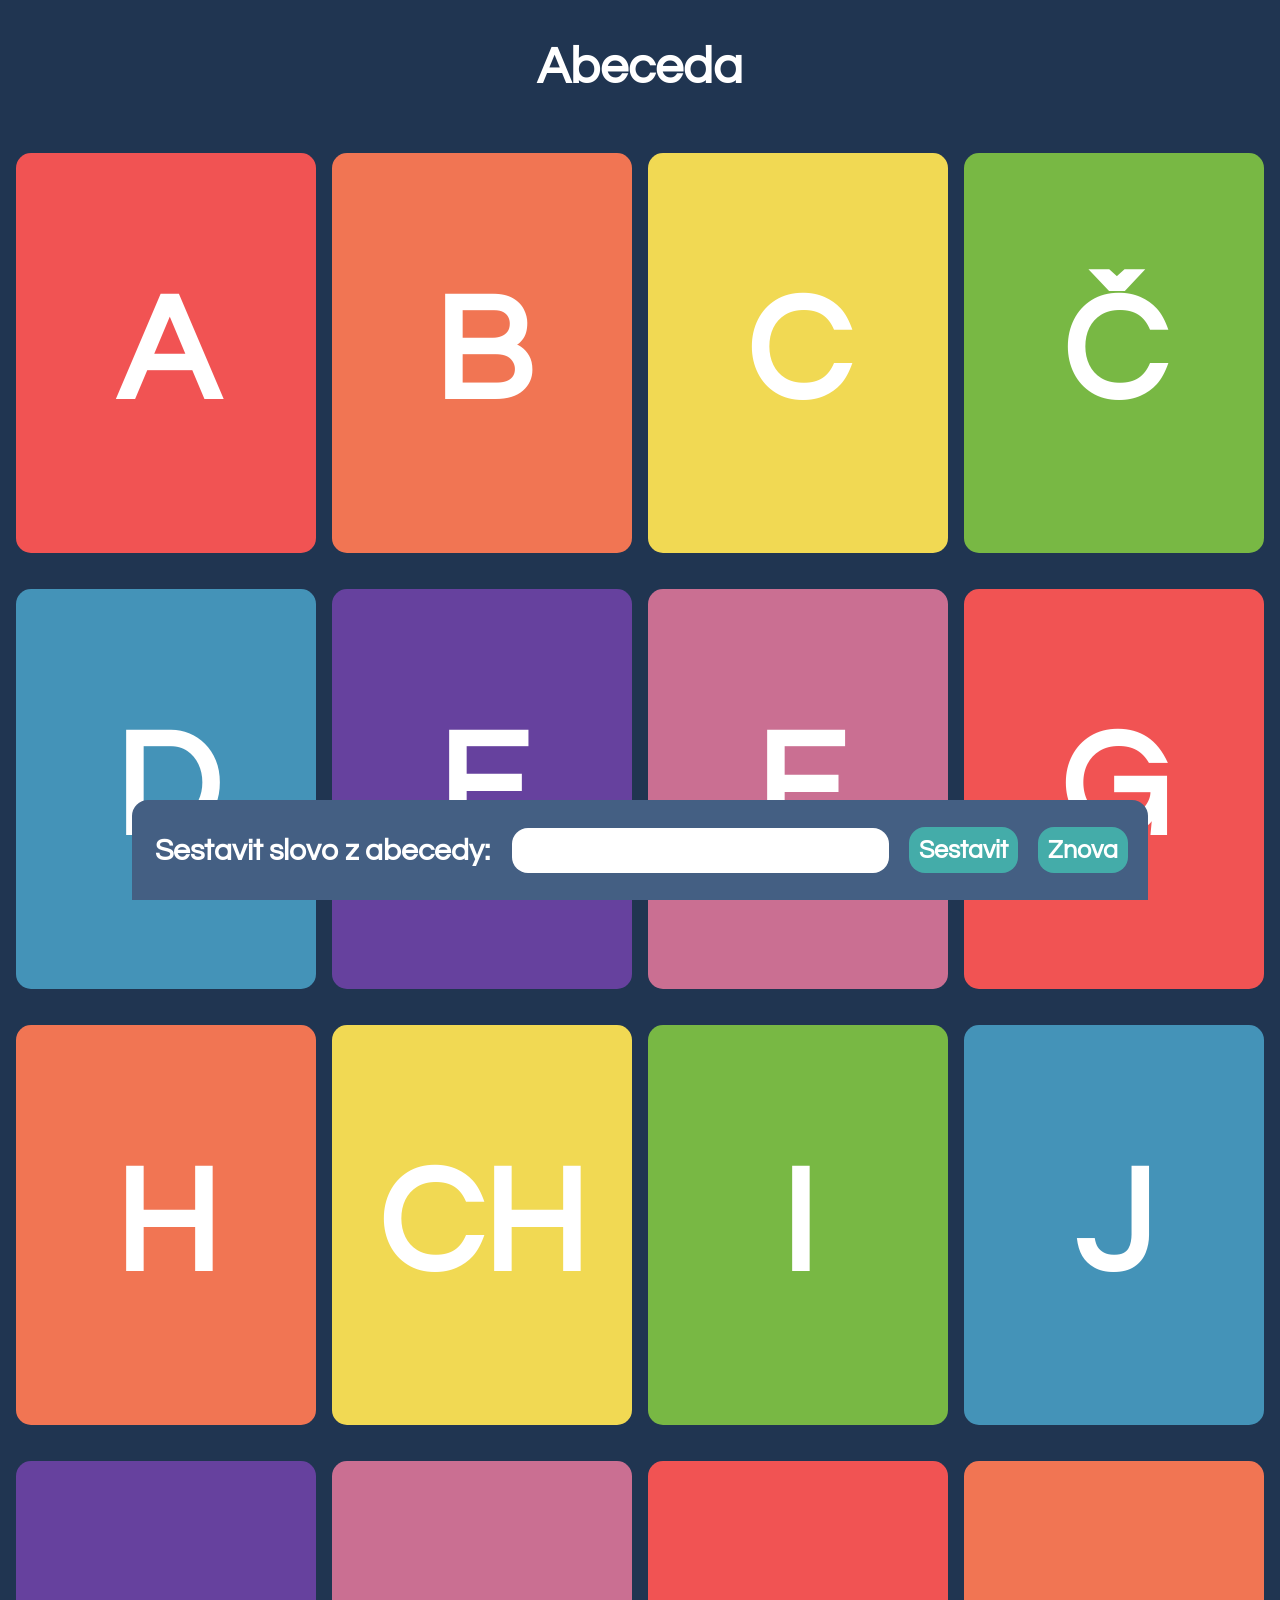
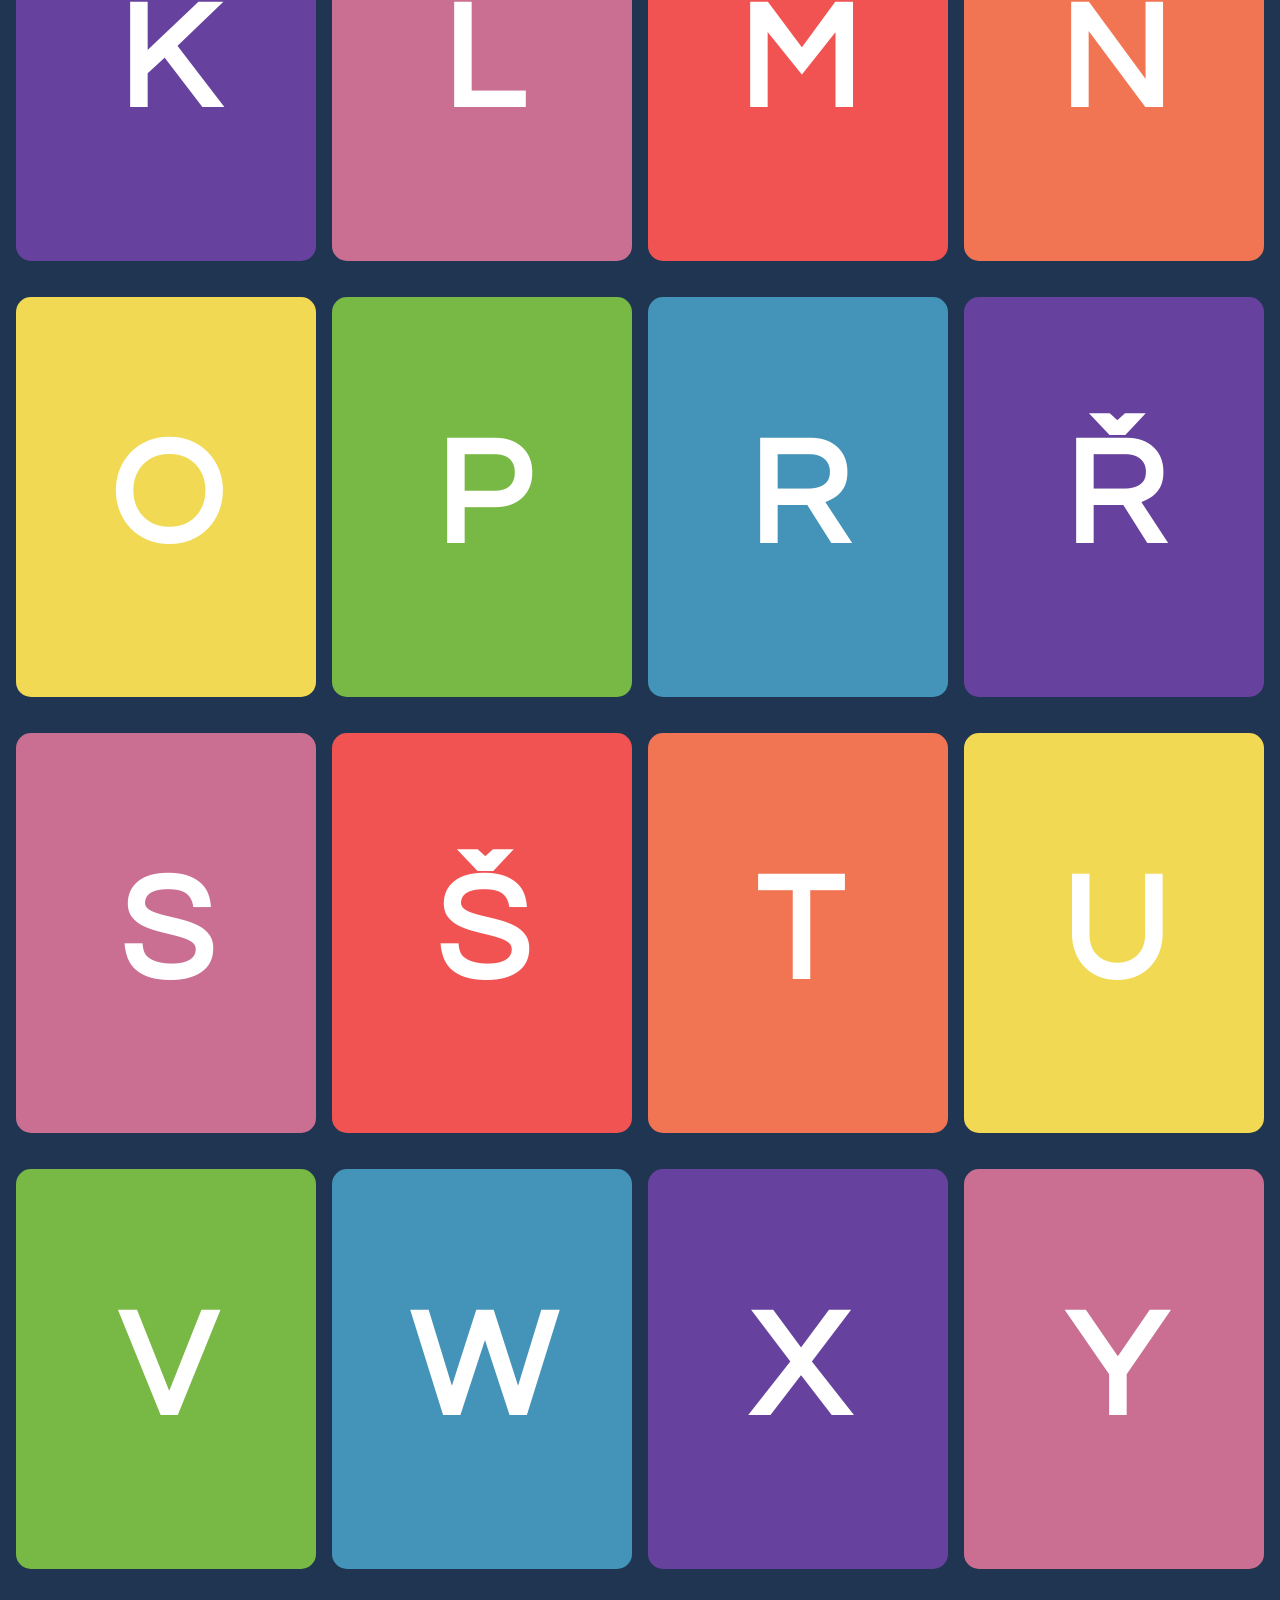
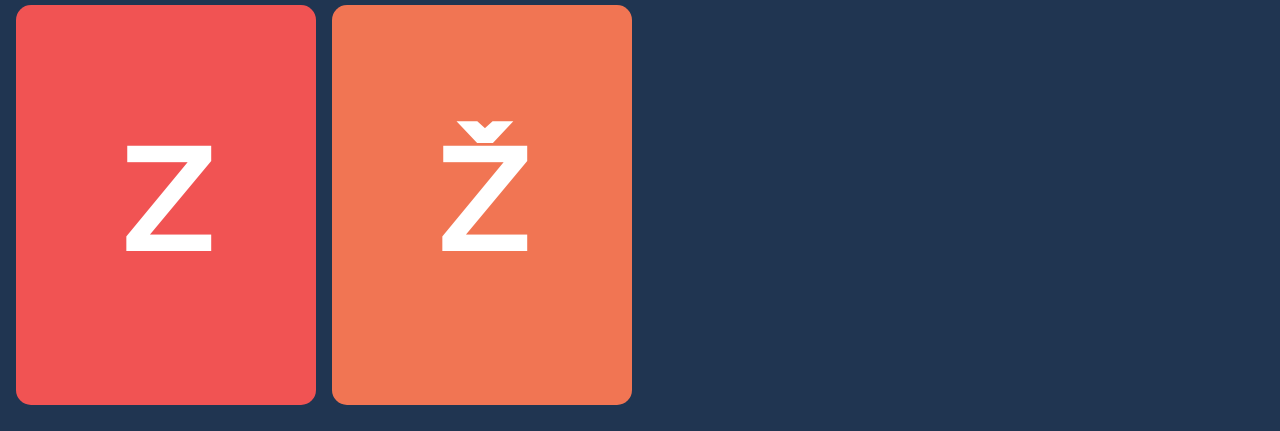
<file: index.html>
<!doctype html>
<html lang="en">
  <head>
    <title>Alphabet</title>

    <!-- Required meta tags -->
    <meta charset="utf-8">
    <meta name="viewport" content="width=device-width, initial-scale=1, shrink-to-fit=no">
    <meta http-equiv="X-UA-Compatible" content="IE=edge, chrome=1">

    <link href='https://fonts.googleapis.com/css?family=Questrial|Open Sans' rel='stylesheet'> 
    <link href='alphabet.css' rel='stylesheet'>
    <script defer src="alphabet.js"></script>

</head>
<body id='body'>
    <div id='cover' onclick='unshow()'>
    </div>

    <h2>Abeceda</h2>

    <div class='bar'>

        <h3>Sestavit slovo z abecedy:</h3>


        <form id='form' >
            <input type="text" id="name_input" name="name" action='/alphabet.js'  >

            <input type="button" value="Sestavit" class='submit-btn' onclick="start()">
            <input type="button" value="Znova" class='restart-btn' onclick = "restart()">
            
        </form>
   


    </div>

    <div id='alphabet'>

        <div  class='letter-container' data-id='a_letter' id='a_letter'>
         
            <h1 class = 'big-letter' data-id='a_letter'>A</h1>
            <h3 class = 'description text-block' data-id='a_letter'>Alzheimerova choroba</h3>
 
        </div >
    
        <div class='letter-container' id='b_letter' data-id='b_letter'>
    
            <h1 class = 'big-letter' data-id='b_letter'>B</h1>            
                <h3 class = 'description text-block' data-id='b_letter'>Bakterie</h3>

        </div>
    
        <div class='letter-container' id='c_letter' data-id='c_letter'>

            <h1 class = 'big-letter'  data-id='c_letter'>C</h1>
            <h3 class = 'description text-block'  data-id='c_letter' >Cévy</h3>
    
        </div>

        <div class='letter-container' id='c_soft_letter' data-id='c_soft_letter'>

    
            <h1 class = 'big-letter'  data-id='c_soft_letter'>Č</h1>
            <h3 class = 'description text-block'  data-id='c_soft_letter' >Či Či</h3>
    
        </div>
    
        <div class='letter-container' id='d_letter'  data-id='d_letter'>
    
            <h1 class = 'big-letter' data-id='d_letter'>D</h1>
            <h3 class = 'description text-block' data-id='d_letter'>Dům</h3>

        </div>
    
        <div class='letter-container' id='e_letter' data-id='e_letter'>
    
            <h1 class = 'big-letter' data-id='e_letter'>E</h1>
            <h3 class = 'description text-block' data-id='e_letter'>Echo</h3>

        </div>

        <div class='letter-container' id='f_letter' data-id='f_letter'>
    
            <h1 class = 'big-letter' data-id='f_letter'>F</h1>
            <h3 class = 'description text-block' data-id='f_letter'>Fiasko</h3>

        </div>

        <div class='letter-container' id='g_letter' data-id='g_letter'>
    
            <h1 class = 'big-letter' data-id='g_letter'>G</h1>   
            <h3 class = 'description text-block' data-id='g_letter'>Galoše</h3>

        </div>

        <div class='letter-container' id='h_letter' data-id='h_letter'>
    
            <h1 class = 'big-letter' data-id='h_letter'>H</h1>
            <h3 class = 'description text-block' data-id='h_letter'>Háj</h3>
  
        </div>

        <div class='letter-container' id='ch_letter' data-id='ch_letter'>
    
            <h1 class = 'big-letter' data-id='ch_letter'>CH</h1>
            <h3 class = 'description text-block' data-id='ch_letter'>Chorvatsko</h3>
  
        </div>

        <div class='letter-container' id='i_letter' data-id='i_letter'>
    
            <h1 class = 'big-letter' data-id='i_letter'>I</h1>
            <h3 class = 'description text-block' data-id='i_letter'>Iniciála</h3>
  
        </div>

        <div class='letter-container' id='j_letter' data-id='j_letter'>
    
            <h1 class = 'big-letter' data-id='j_letter'>J</h1>
            <h3 class = 'description text-block' data-id='j_letter'>Jablko</h3>
  
        </div>

        <div class='letter-container' id='k_letter' data-id='k_letter'>
    
            <h1 class = 'big-letter' data-id='k_letter'>K</h1>
            <h3 class = 'description text-block' data-id='k_letter'>Kaše</h3>
  
        </div>

        <div class='letter-container' id='l_letter' data-id='l_letter'>
    
            <h1 class = 'big-letter' data-id='l_letter'>L</h1>
            <h3 class = 'description text-block' data-id='l_letter'>Líbánky</h3>
  
        </div>

        <div class='letter-container' id='m_letter' data-id='m_letter'>
    
            <h1 class = 'big-letter' data-id='m_letter'>M</h1>
            <h3 class = 'description text-block' data-id='m_letter'>Most</h3>
  
        </div>

        <div class='letter-container' id='n_letter' data-id='n_letter'>
    
            <h1 class = 'big-letter' data-id='n_letter'>N</h1>
            <h3 class = 'description text-block' data-id='n_letter'>Nákaza</h3>
  
        </div>

        <!-- <div class='letter-container' id='n_soft_letter' data-id='n_soft_letter'>
    
            <h1 class = 'big-letter' data-id='n_soft_letter'>Ň</h1>
            <h3 class = 'description text-block' data-id='n_soft_letter'>Description</h3>
  
        </div> -->

        <div class='letter-container' id='o_letter' data-id='o_letter'>
    
            <h1 class = 'big-letter' data-id='o_letter'>O</h1>
            <h3 class = 'description text-block' data-id='o_letter'>Opice</h3>
  
        </div>

        <div class='letter-container' id='p_letter' data-id='p_letter'>
    
            <h1 class = 'big-letter' data-id='p_letter'>P</h1>
            <h3 class = 'description text-block' data-id='p_letter'>Park</h3>
  
        </div>

        <!-- <div class='letter-container' id='q_letter' data-id='q_letter'>
    
            <h1 class = 'big-letter' data-id='q_letter'>Q</h1>
            <h3 class = 'description text-block' data-id='q_letter'>Description</h3>
  
        </div> -->

        <div class='letter-container' id='r_letter' data-id='r_letter'>
    
            <h1 class = 'big-letter' data-id='r_letter'>R</h1>
            <h3 class = 'description text-block' data-id='r_letter'>Radost</h3>
  
        </div>

        <div class='letter-container' id='r_soft_letter' data-id='r_soft_letter'>
    
            <h1 class = 'big-letter' data-id='r_soft_letter'>Ř</h1>
            <h3 class = 'description text-block' data-id='r_soft_letter'>Řeka</h3>
  
        </div>

        <div class='letter-container' id='s_letter' data-id='s_letter'>
    
            <h1 class = 'big-letter' data-id='s_letter'>S</h1>
            <h3 class = 'description text-block' data-id='s_letter'>Seno</h3>
  
        </div>

        <div class='letter-container' id='s_soft_letter' data-id='s_soft_letter'>
    
            <h1 class = 'big-letter' data-id='s_soft_letter'>Š</h1>
            <h3 class = 'description text-block' data-id='s_soft_letter'>Šablona</h3>
  
        </div>

        <div class='letter-container' id='t_letter' data-id='t_letter'>
    
            <h1 class = 'big-letter' data-id='t_letter'>T</h1>
            <h3 class = 'description text-block' data-id='t_letter'>Tábor</h3>
  
        </div>

        <!-- <div class='letter-container' id='t_soft_letter' data-id='t_soft_letter'>
    
            <h1 class = 'big-letter' data-id='t_soft_letter'>Ť</h1>
            <h3 class = 'description text-block' data-id='t_soft_letter'>Description</h3>
  
        </div> -->

       
<!-- 
        <div class='letter-container' id='d_soft_letter' data-id='d_soft_letter'>
    
            <h1 class = 'big-letter' data-id='d_soft_letter'>Ď</h1>
            <h3 class = 'description text-block' data-id='d_soft_letter'>Description</h3>
  
        </div> -->

        <div class='letter-container' id='u_letter' data-id='u_letter'>
    
            <h1 class = 'big-letter' data-id='u_letter'>U</h1>
            <h3 class = 'description text-block' data-id='u_letter'>Úprava</h3>
  
        </div>

        <div class='letter-container' id='v_letter' data-id='v_letter'>
    
            <h1 class = 'big-letter' data-id='v_letter'>V</h1>
            <h3 class = 'description text-block' data-id='v_letter'>Vrstva</h3>
  
        </div>

        <div class='letter-container' id='w_letter' data-id='w_letter'>
    
            <h1 class = 'big-letter' data-id='w_letter'>W</h1>
            <h3 class = 'description text-block' data-id='w_letter'>Waltz</h3>
  
        </div>

        <div class='letter-container' id='x_letter' data-id='x_letter'>
    
            <h1 class = 'big-letter' data-id='x_letter'>X</h1>
            <h3 class = 'description text-block' data-id='x_letter'>Xylofon</h3>
  
        </div>

        <div class='letter-container' id='y_letter' data-id='y_letter'>
    
            <h1 class = 'big-letter' data-id='y_letter'>Y</h1>
            <h3 class = 'description text-block' data-id='y_letter'>Ypsilon</h3>
  
        </div>


        <div class='letter-container' id='z_letter' data-id='z_letter'>
    
            <h1 class = 'big-letter' data-id='z_letter'>Z</h1>
            <h3 class = 'description text-block' data-id='z_letter'>Zebra</h3>
  
        </div>

        

        <div class='letter-container' id='z_soft_letter' data-id='z_soft_letter'>
    
            <h1 class = 'big-letter' data-id='z_soft_letter'>Ž</h1>
            <h3 class = 'description text-block' data-id='z_soft_letter'>Žába</h3>
  
        </div>

    </div>

    

</body>

</html>
</file>
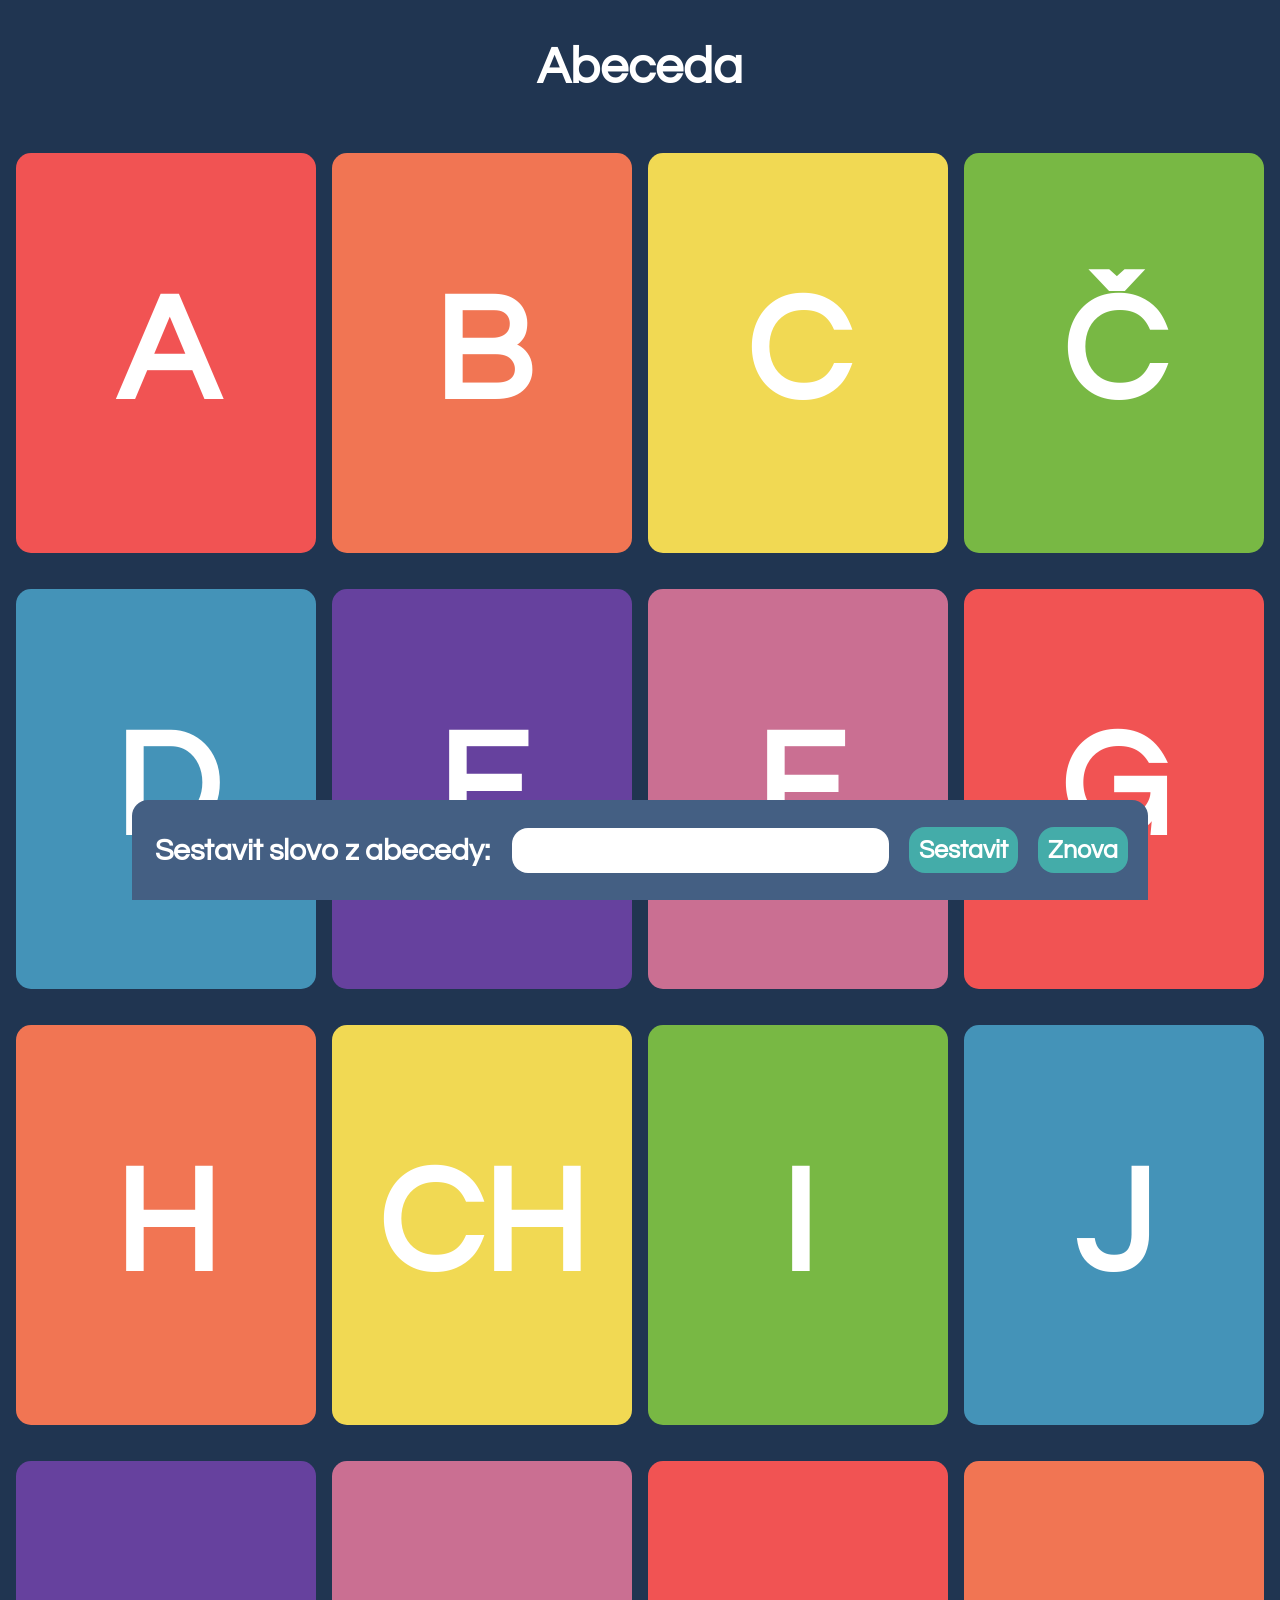
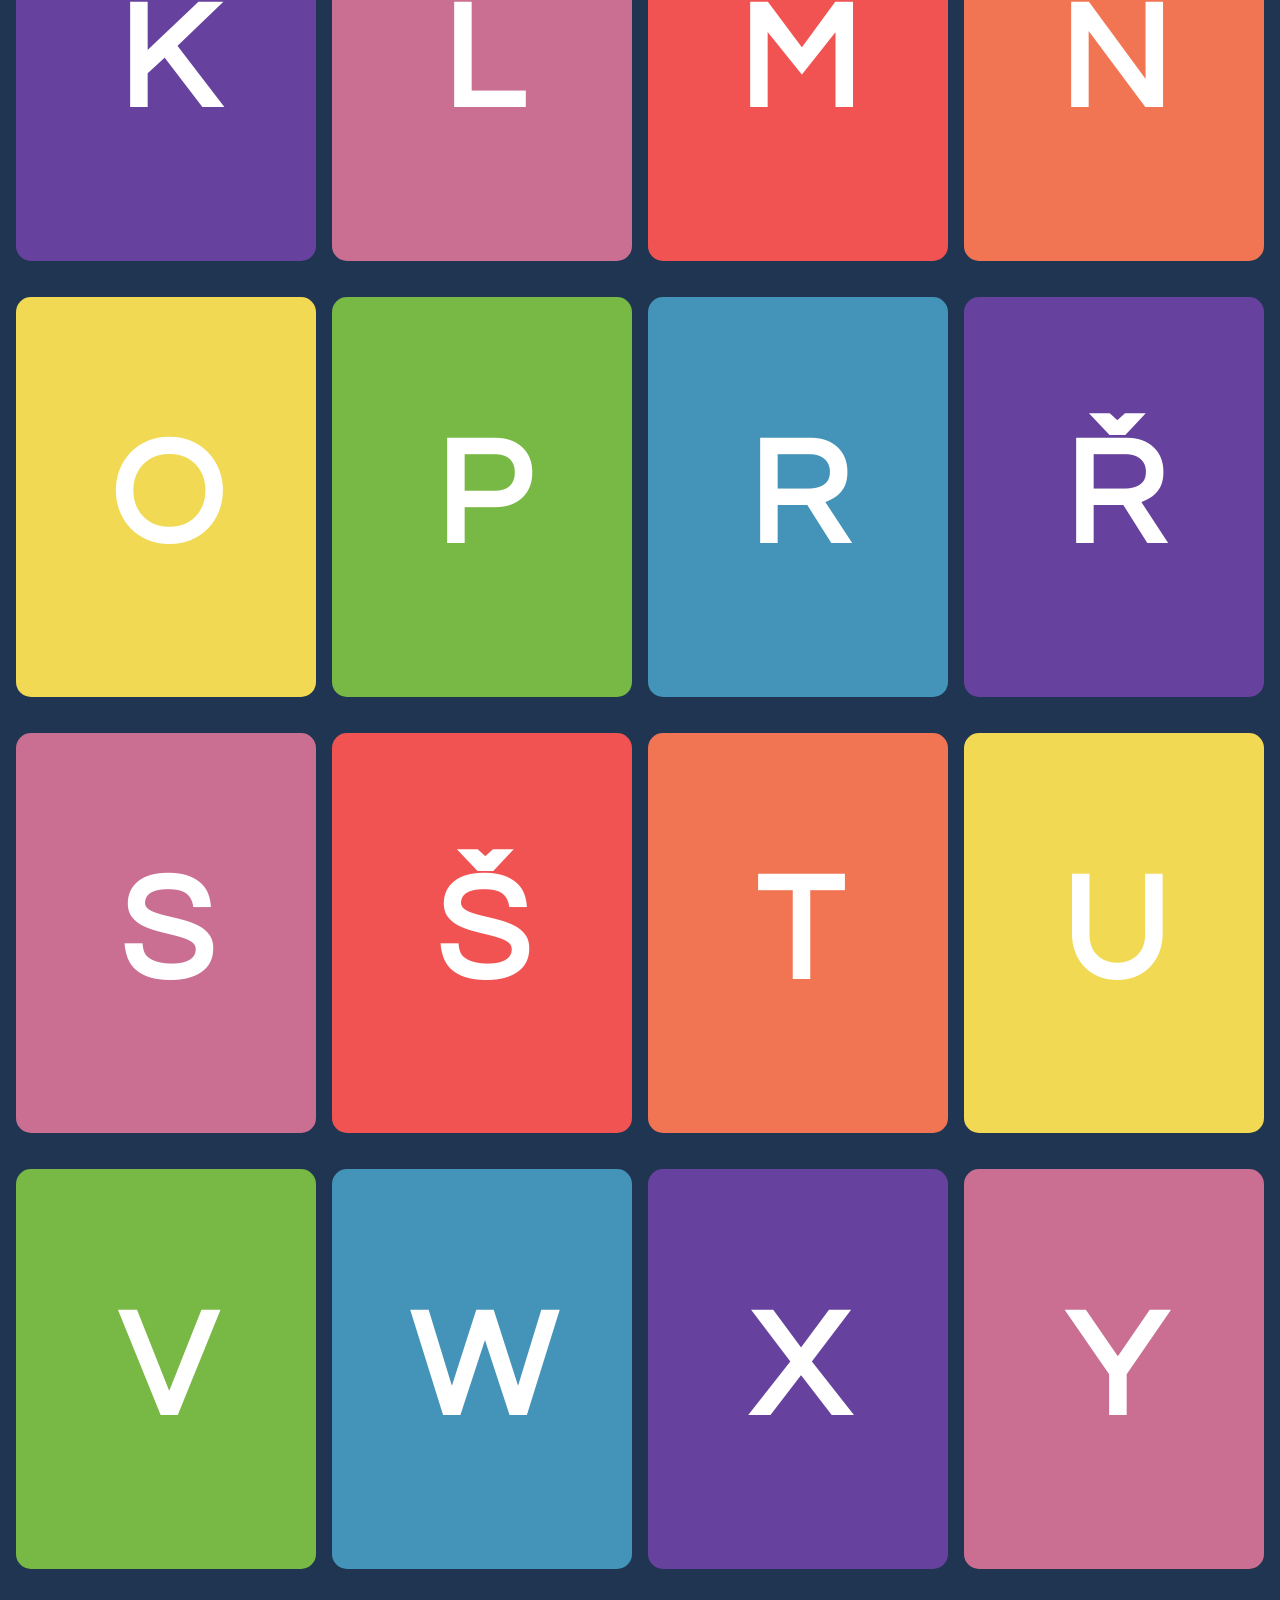
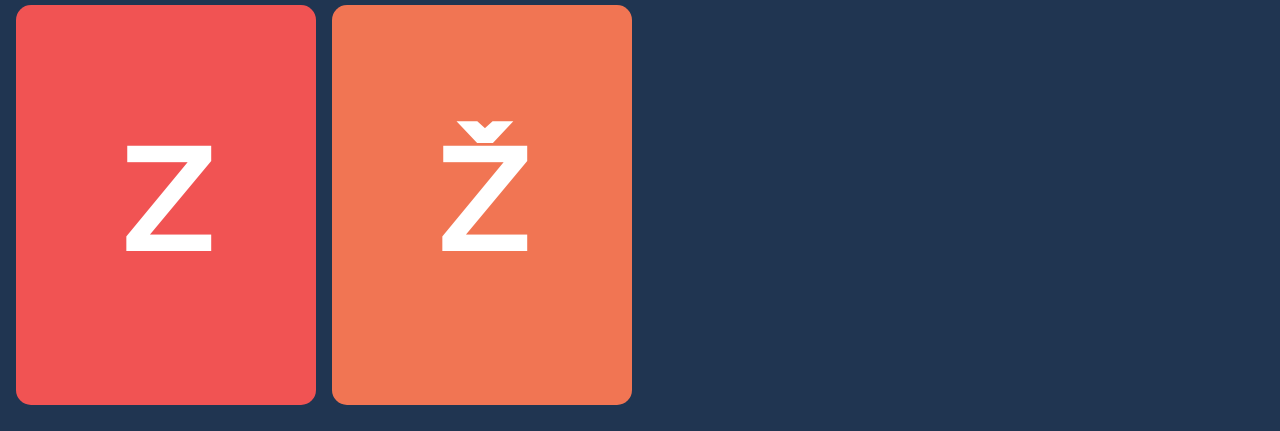
<file: alphabet.html>
<!doctype html>
<html lang="en">
  <head>
    <title>Alphabet</title>

    <!-- Required meta tags -->
    <meta charset="utf-8">
    <meta name="viewport" content="width=device-width, initial-scale=1, shrink-to-fit=no">
    <meta http-equiv="X-UA-Compatible" content="IE=edge, chrome=1">

    <link href='https://fonts.googleapis.com/css?family=Questrial|Open Sans' rel='stylesheet'> 
    <link href='alphabet.css' rel='stylesheet'>
    <script defer src="alphabet.js"></script>

</head>
<body id='body'>
    <div id='cover' onclick='unshow()'>
    </div>

    <h2>Abeceda</h2>

    <div class='bar'>

        <h3>Sestavit slovo z abecedy:</h3>


        <form id='form' >
            <input type="text" id="name_input" name="name" action='/alphabet.js'  >

            <input type="button" value="Sestavit" class='submit-btn' onclick="start()">
            <input type="button" value="Znova" class='restart-btn' onclick = "restart()">
            
        </form>
   


    </div>

    <div id='alphabet'>

        <div  class='letter-container' data-id='a_letter' id='a_letter'>
         
            <h1 class = 'big-letter' data-id='a_letter'>A</h1>
            <h3 class = 'description text-block' data-id='a_letter'>Abeceda</h3>
 
        </div >
    
        <div class='letter-container' id='b_letter' data-id='b_letter'>
    
            <h1 class = 'big-letter' data-id='b_letter'>B</h1>            
                <h3 class = 'description text-block' data-id='b_letter'>Babička</h3>

        </div>
    
        <div class='letter-container' id='c_letter' data-id='c_letter'>

            <h1 class = 'big-letter'  data-id='c_letter'>C</h1>
            <h3 class = 'description text-block'  data-id='c_letter' >Celnice</h3>
    
        </div>

        <div class='letter-container' id='c_soft_letter' data-id='c_soft_letter'>

    
            <h1 class = 'big-letter'  data-id='c_soft_letter'>Č</h1>
            <h3 class = 'description text-block'  data-id='c_soft_letter' >Či Či</h3>
    
        </div>
    
        <div class='letter-container' id='d_letter'  data-id='d_letter'>
    
            <h1 class = 'big-letter' data-id='d_letter'>D</h1>
            <h3 class = 'description text-block' data-id='d_letter'>Dům</h3>

        </div>
    
        <div class='letter-container' id='e_letter' data-id='e_letter'>
    
            <h1 class = 'big-letter' data-id='e_letter'>E</h1>
            <h3 class = 'description text-block' data-id='e_letter'>Echo</h3>

        </div>

        <div class='letter-container' id='f_letter' data-id='f_letter'>
    
            <h1 class = 'big-letter' data-id='f_letter'>F</h1>
            <h3 class = 'description text-block' data-id='f_letter'>Fiasko</h3>

        </div>

        <div class='letter-container' id='g_letter' data-id='g_letter'>
    
            <h1 class = 'big-letter' data-id='g_letter'>G</h1>   
            <h3 class = 'description text-block' data-id='g_letter'>Galoše</h3>

        </div>

        <div class='letter-container' id='h_letter' data-id='h_letter'>
    
            <h1 class = 'big-letter' data-id='h_letter'>H</h1>
            <h3 class = 'description text-block' data-id='h_letter'>Háj</h3>
  
        </div>

        <div class='letter-container' id='ch_letter' data-id='ch_letter'>
    
            <h1 class = 'big-letter' data-id='ch_letter'>CH</h1>
            <h3 class = 'description text-block' data-id='ch_letter'>Chorvatsko</h3>
  
        </div>

        <div class='letter-container' id='i_letter' data-id='i_letter'>
    
            <h1 class = 'big-letter' data-id='i_letter'>I</h1>
            <h3 class = 'description text-block' data-id='i_letter'>Iniciála</h3>
  
        </div>

        <div class='letter-container' id='j_letter' data-id='j_letter'>
    
            <h1 class = 'big-letter' data-id='j_letter'>J</h1>
            <h3 class = 'description text-block' data-id='j_letter'>Jablko</h3>
  
        </div>

        <div class='letter-container' id='k_letter' data-id='k_letter'>
    
            <h1 class = 'big-letter' data-id='k_letter'>K</h1>
            <h3 class = 'description text-block' data-id='k_letter'>Kaše</h3>
  
        </div>

        <div class='letter-container' id='l_letter' data-id='l_letter'>
    
            <h1 class = 'big-letter' data-id='l_letter'>L</h1>
            <h3 class = 'description text-block' data-id='l_letter'>Líbánky</h3>
  
        </div>

        <div class='letter-container' id='m_letter' data-id='m_letter'>
    
            <h1 class = 'big-letter' data-id='m_letter'>M</h1>
            <h3 class = 'description text-block' data-id='m_letter'>Most</h3>
  
        </div>

        <div class='letter-container' id='n_letter' data-id='n_letter'>
    
            <h1 class = 'big-letter' data-id='n_letter'>N</h1>
            <h3 class = 'description text-block' data-id='n_letter'>Nákaza</h3>
  
        </div>

        <!-- <div class='letter-container' id='n_soft_letter' data-id='n_soft_letter'>
    
            <h1 class = 'big-letter' data-id='n_soft_letter'>Ň</h1>
            <h3 class = 'description text-block' data-id='n_soft_letter'>Description</h3>
  
        </div> -->

        <div class='letter-container' id='o_letter' data-id='o_letter'>
    
            <h1 class = 'big-letter' data-id='o_letter'>O</h1>
            <h3 class = 'description text-block' data-id='o_letter'>Opice</h3>
  
        </div>

        <div class='letter-container' id='p_letter' data-id='p_letter'>
    
            <h1 class = 'big-letter' data-id='p_letter'>P</h1>
            <h3 class = 'description text-block' data-id='p_letter'>Park</h3>
  
        </div>

        <!-- <div class='letter-container' id='q_letter' data-id='q_letter'>
    
            <h1 class = 'big-letter' data-id='q_letter'>Q</h1>
            <h3 class = 'description text-block' data-id='q_letter'>Description</h3>
  
        </div> -->

        <div class='letter-container' id='r_letter' data-id='r_letter'>
    
            <h1 class = 'big-letter' data-id='r_letter'>R</h1>
            <h3 class = 'description text-block' data-id='r_letter'>Radost</h3>
  
        </div>

        <div class='letter-container' id='r_soft_letter' data-id='r_soft_letter'>
    
            <h1 class = 'big-letter' data-id='r_soft_letter'>Ř</h1>
            <h3 class = 'description text-block' data-id='r_soft_letter'>Řeka</h3>
  
        </div>

        <div class='letter-container' id='s_letter' data-id='s_letter'>
    
            <h1 class = 'big-letter' data-id='s_letter'>S</h1>
            <h3 class = 'description text-block' data-id='s_letter'>Seno</h3>
  
        </div>

        <div class='letter-container' id='s_soft_letter' data-id='s_soft_letter'>
    
            <h1 class = 'big-letter' data-id='s_soft_letter'>Š</h1>
            <h3 class = 'description text-block' data-id='s_soft_letter'>Šablona</h3>
  
        </div>

        <div class='letter-container' id='t_letter' data-id='t_letter'>
    
            <h1 class = 'big-letter' data-id='t_letter'>T</h1>
            <h3 class = 'description text-block' data-id='t_letter'>Tábor</h3>
  
        </div>

        <!-- <div class='letter-container' id='t_soft_letter' data-id='t_soft_letter'>
    
            <h1 class = 'big-letter' data-id='t_soft_letter'>Ť</h1>
            <h3 class = 'description text-block' data-id='t_soft_letter'>Description</h3>
  
        </div> -->

       
<!-- 
        <div class='letter-container' id='d_soft_letter' data-id='d_soft_letter'>
    
            <h1 class = 'big-letter' data-id='d_soft_letter'>Ď</h1>
            <h3 class = 'description text-block' data-id='d_soft_letter'>Description</h3>
  
        </div> -->

        <div class='letter-container' id='u_letter' data-id='u_letter'>
    
            <h1 class = 'big-letter' data-id='u_letter'>U</h1>
            <h3 class = 'description text-block' data-id='u_letter'>Úprava</h3>
  
        </div>

        <div class='letter-container' id='v_letter' data-id='v_letter'>
    
            <h1 class = 'big-letter' data-id='v_letter'>V</h1>
            <h3 class = 'description text-block' data-id='v_letter'>Vrstva</h3>
  
        </div>

        <div class='letter-container' id='w_letter' data-id='w_letter'>
    
            <h1 class = 'big-letter' data-id='w_letter'>W</h1>
            <h3 class = 'description text-block' data-id='w_letter'>Waltz</h3>
  
        </div>

        <div class='letter-container' id='x_letter' data-id='x_letter'>
    
            <h1 class = 'big-letter' data-id='x_letter'>X</h1>
            <h3 class = 'description text-block' data-id='x_letter'>Xylofon</h3>
  
        </div>

        <div class='letter-container' id='y_letter' data-id='y_letter'>
    
            <h1 class = 'big-letter' data-id='y_letter'>Y</h1>
            <h3 class = 'description text-block' data-id='y_letter'>Ypsilon</h3>
  
        </div>


        <div class='letter-container' id='z_letter' data-id='z_letter'>
    
            <h1 class = 'big-letter' data-id='z_letter'>Z</h1>
            <h3 class = 'description text-block' data-id='z_letter'>Zebra</h3>
  
        </div>

        

        <div class='letter-container' id='z_soft_letter' data-id='z_soft_letter'>
    
            <h1 class = 'big-letter' data-id='z_soft_letter'>Ž</h1>
            <h3 class = 'description text-block' data-id='z_soft_letter'>Žába</h3>
  
        </div>

    </div>

    

</body>

</html>
</file>
<file: alphabet.css>
p {
    font-size: 1vw;
}
#cover {
    z-index: 950;
    display: none;
    position: fixed;
    padding:0;
    margin:0;

    top:0;
    left:0;

    width: 100%;
    height: 100%;
    

    display: none;
    justify-content: center;
    align-items: center;
    
    text-align: center;
}



#cover h3 {

    font-size: 2vw;
    
    text-align: center;
    margin: 0 30px;

    max-width: 1200px;
    position: relative;

   
}

#cover img {
    max-width: 400px;
    min-width: 100px;
 
    

}

body {
    font-family: 'Questrial';
    background-color: rgb(32, 53, 81);
    color: white;
    text-align: center;
}

.bar {
    position:fixed;

    left: 50%;
    bottom:0;
    transform: translate(-50%, -0%);

    z-index: 900;
    display: flex;
    justify-content: center;
    align-items: center;
    height: 100px;

    min-width: 860px;
    
    background-color: rgb(68, 95, 131);

    padding: 0 20px;
    border-radius: 16px 16px 0 0;


}

.bar h3 {
    min-width: 340px;
    margin:0;
    transition: 0.3s;
}

#form {
    display: flex;
    justify-content: center;
    align-items: center;
    flex-wrap: nowrap;
    
}

.submit-btn, .restart-btn {
    font-size: 25px;
    font-family: 'Questrial';
    font-weight: bold;
    background-color: rgb(68, 172, 169);
    color: white;
    border: none;
    outline: none;
    border-radius: 16px;
    padding:10px;
    margin-left: 20px;

    transition: 0.3s;
  
  }
  
.submit-btn:hover, .restart-btn:hover {

background-color: rgb(81, 193, 189);
border: none;

}

#name_input {
    font-size: 30px;
    font-family: 'Questrial';
    outline: none;
    border:none;
    background-image:none;
    background-color: white;
    /* max-width: 200px; */

    border-radius: 16px;
    padding: 7px 10px;

  
    
    -webkit-box-shadow: none;
    -moz-box-shadow: none;
    box-shadow: none;  

    margin-left: 20px;
    transition: 0.3s;
    
  
  }


h1 {
    font-size: 150px;
}

h2 {

    font-size: 50px;

}
h3 {
    font-size: 30px;
}



.hide {
    display: none;
}

#alphabet {
    display: flex;
    justify-content: start;
    flex-wrap: wrap;
}

#alphabet::after {
    content: "";
    flex-basis: calc(50%);
    /* background: lightcoral; */
   
}

.big-letter {

}


:root {

}

.letter-container {
    color:white;

    height: 400px;
    width: 300px;

    background-color: #F17553;
    border-radius: 15px;
    
    margin: 2vh auto;

    
    /* margin: 2vh 20px+auto; */
    
    
    /* margin: var(--letter-container-margin); */
    /* margin-top: 20px;
    margin-bottom: 20px;
    margin-left: auto;
    margin-right: auto; */

    transition: 0.3s;

    display: flex;
    align-items: center;
    justify-content: center;


}

.cover_help {
    position: absolute;
    z-index: 901;
    height:400px;
    width: 300px;
    background-color: #ff0040;
    opacity: 50%;
}

.text-block {
    display: none;

}

.letter-container:hover {
    background: #D8D8D8!important

}

.letter-container:hover .big-letter {
    display: none;

}

.letter-container:hover .text-block {

    display: block;

}


.more-text {
    color: white;
    font-size: 20px;
}


@media screen and (min-width: 100px) and (max-width: 1000px) {


    .bar {
        position:fixed;
    
        left: 50%;
        bottom:0;
        transform: translate(-50%, -0%);
    
        z-index: 900;
        display: block;
        /* display: flex;
        justify-content: center;
        align-items: center; */
        height: 80px;
        min-width: 270px;
        max-width: 900px;
        
        background-color: rgb(68, 95, 131);
    
        padding: 10px 0px;
        border-radius: 16px 16px 0 0;
    
    
    }

    .bar h3 {
        /* display: block; */
        font-size: 20px;
        min-width: auto;
        margin:0;
    }

    #name_input {
        font-size: 30px;
        font-family: 'Questrial';
        outline: none;
        border:none;
        background-image:none;
        background-color: white;

        width: 100px;
        /* max-width: 200px; */

        border-radius: 16px;
        padding: 7px 10px;

        margin-top: 0;
        margin-left: 0px;
    
      
        
        -webkit-box-shadow: none;
        -moz-box-shadow: none;
        box-shadow: none;  
    
      
        transition: 0.3s;
        
      
      }
    
    #form {
        margin: 10px 10px;
        display: flex;
        justify-content: center;
        align-items: center;
        flex-wrap: nowrap;
        
    }

    .letter-container {
        height:200px;
        width: 150px;
        transition: 0.3s;

    }

    h1 {
        font-size: 100px;
    }
    
    .submit-btn, .restart-btn {
        font-size: 20px;
       
        padding:5px;
        margin-left: 10px;
    
        transition: 0.3s;
      
      }
  
  

}






#a_letter {

}

#b_letter {

}

#c_letter {

}
#c_soft_letter {

}
#d_letter {

}
#d_soft_letter {

}
#e_letter {

}

#f_letter {

}

#g_letter {

}

#h_letter {

}

#ch_letter {

}

#i_letter {

}

#j_letter {

}

#k_letter {

}

#l_letter {

}

#m_letter {

}

#n_letter {

}

#n_soft_letter {

}

#o_letter {

}

#p_letter {

}

#q_letter {

}

#r_letter {

}

#r_soft_letter {

}
#s_letter {

}
#s_soft_letter {

}

#t_letter {

}
#t_soft_letter {

}

#u_letter {

}

#v_letter {

}

#w_letter {

}

#x_letter {

}

#y_letter {

}

#z_letter {

}

#z_soft_letter {

}
</file>
